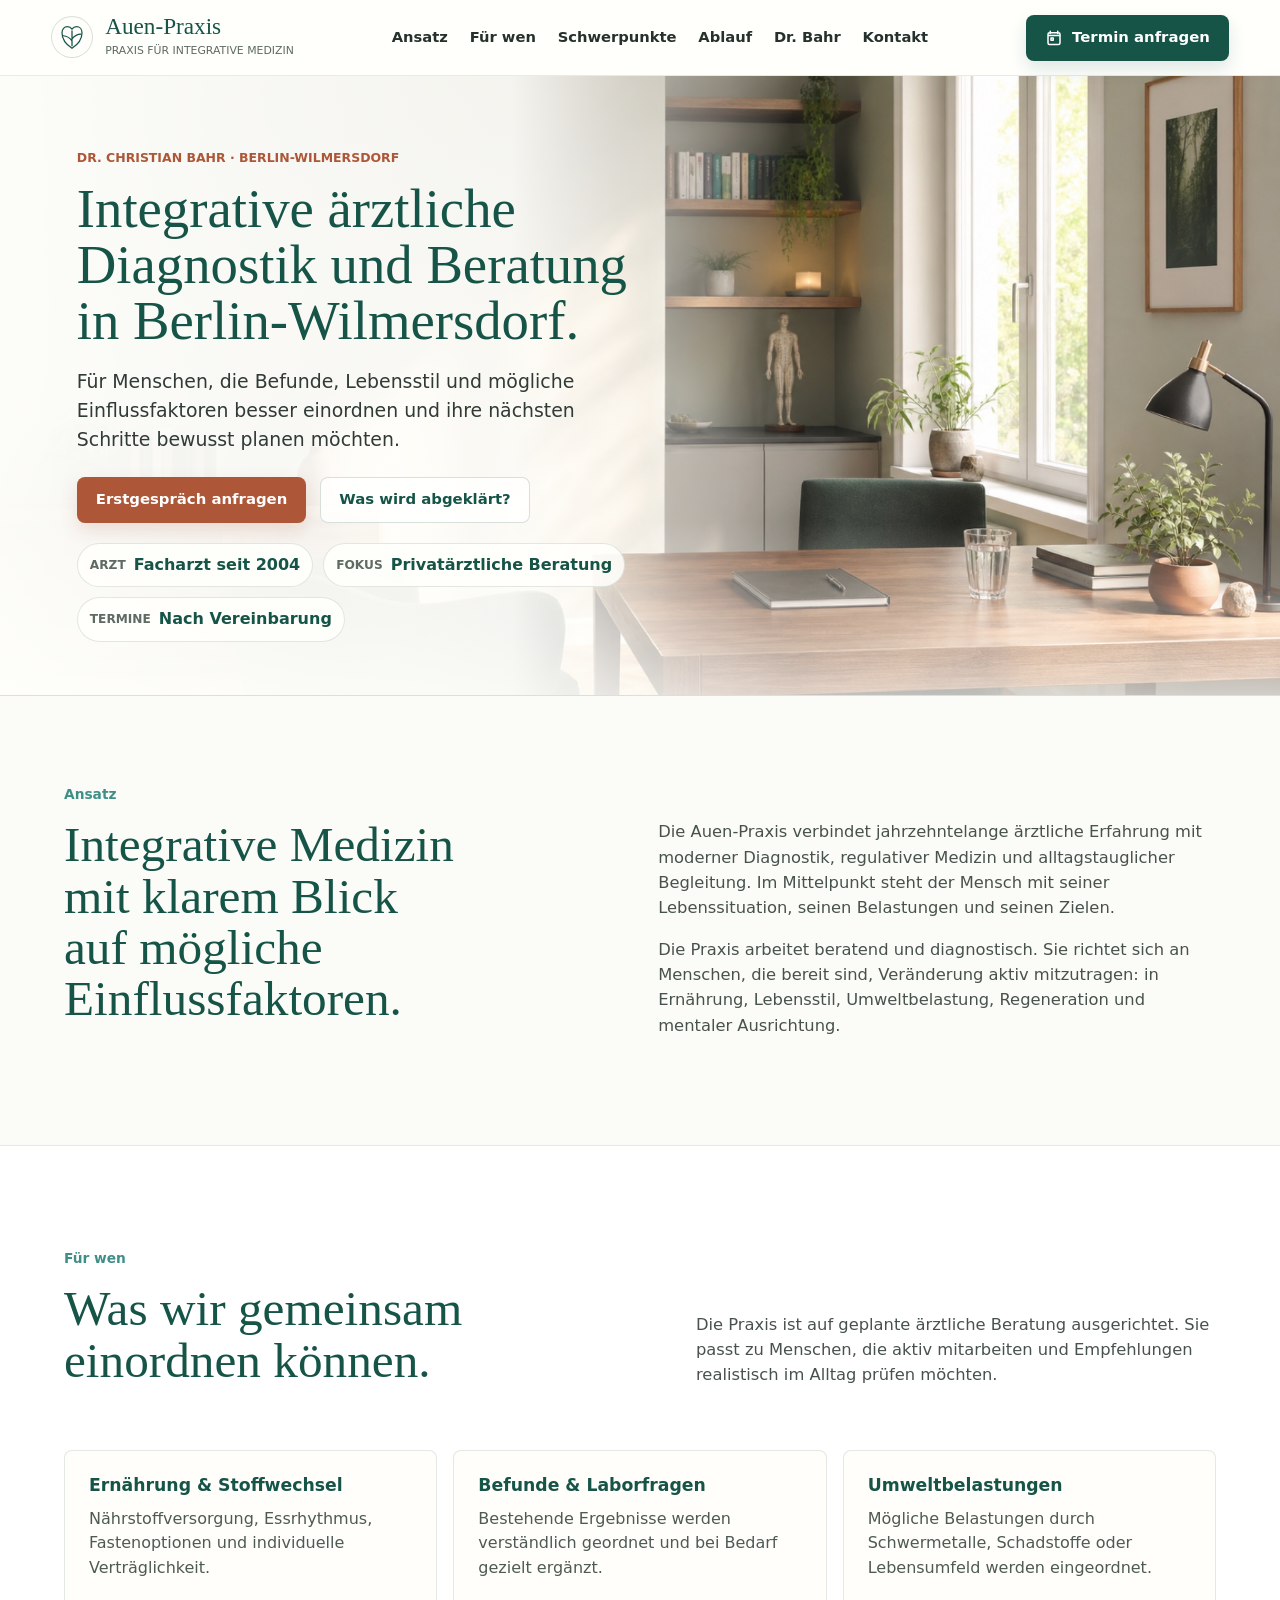
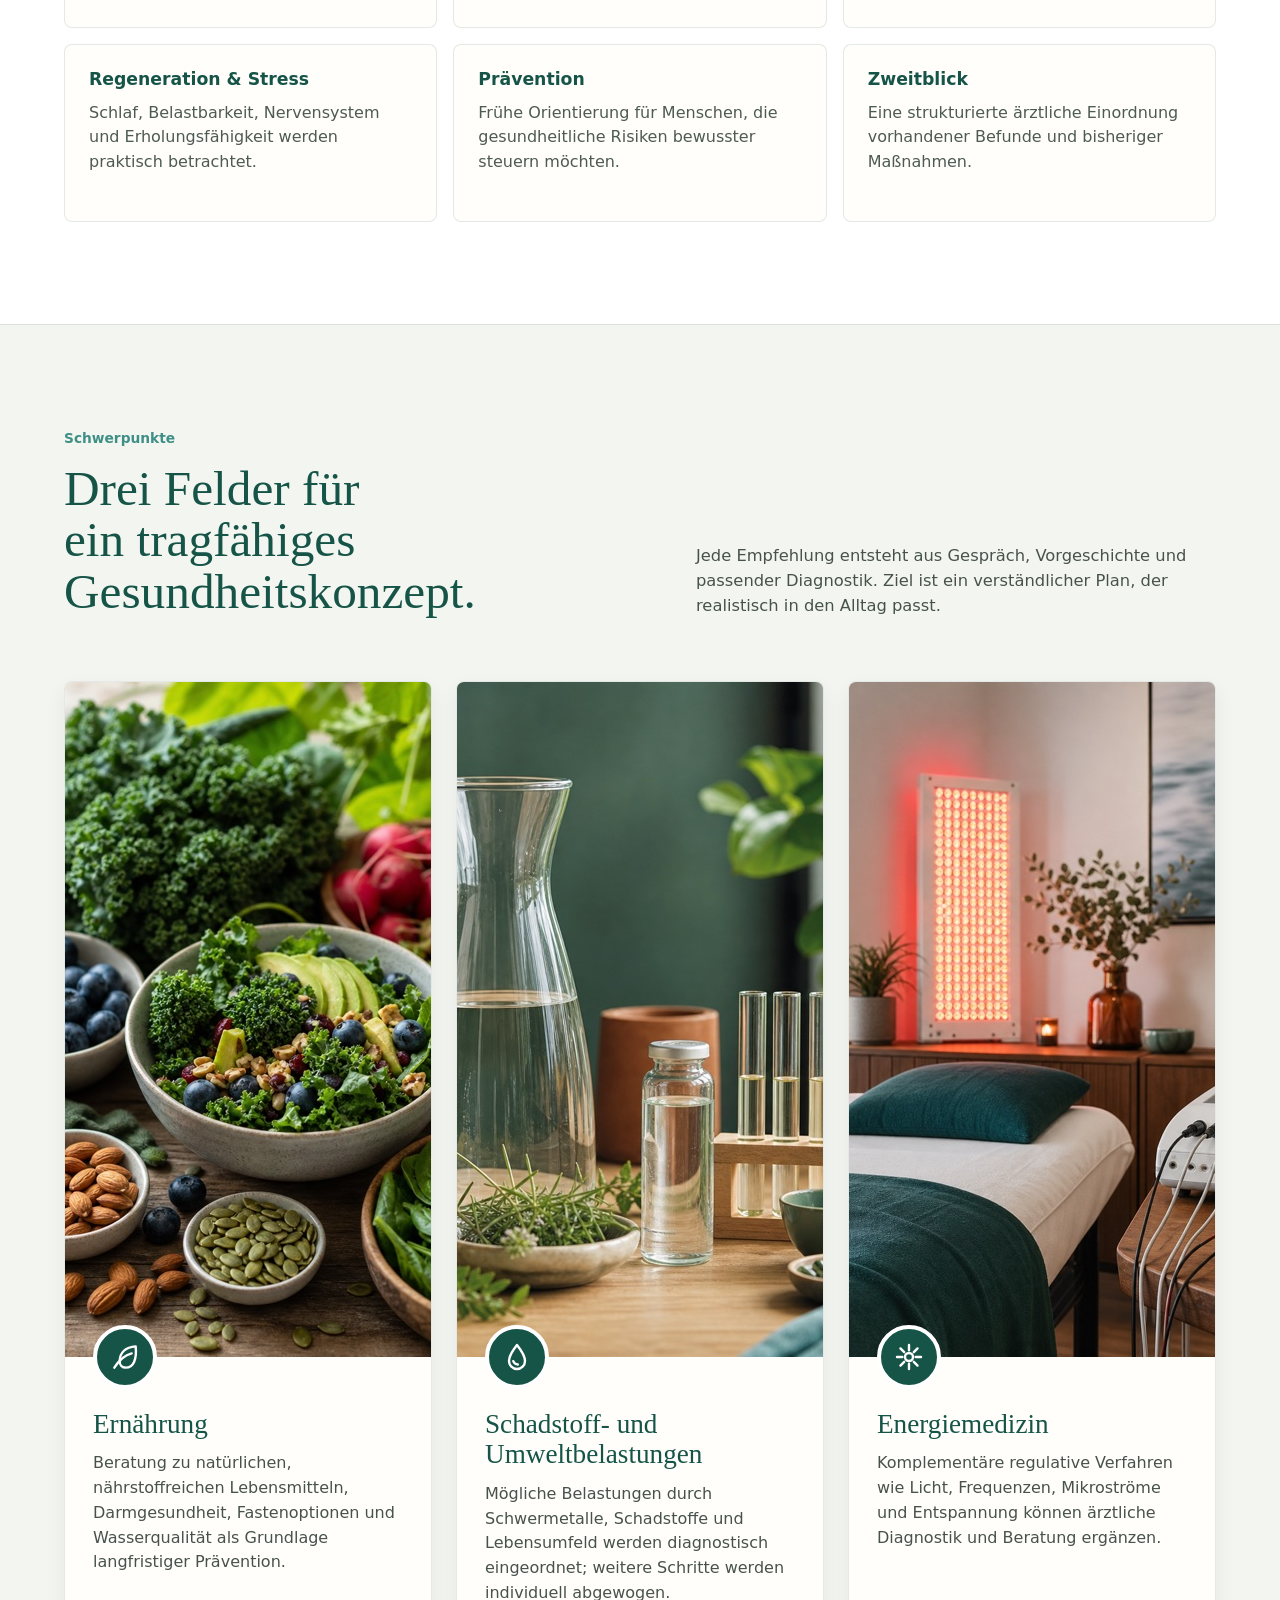
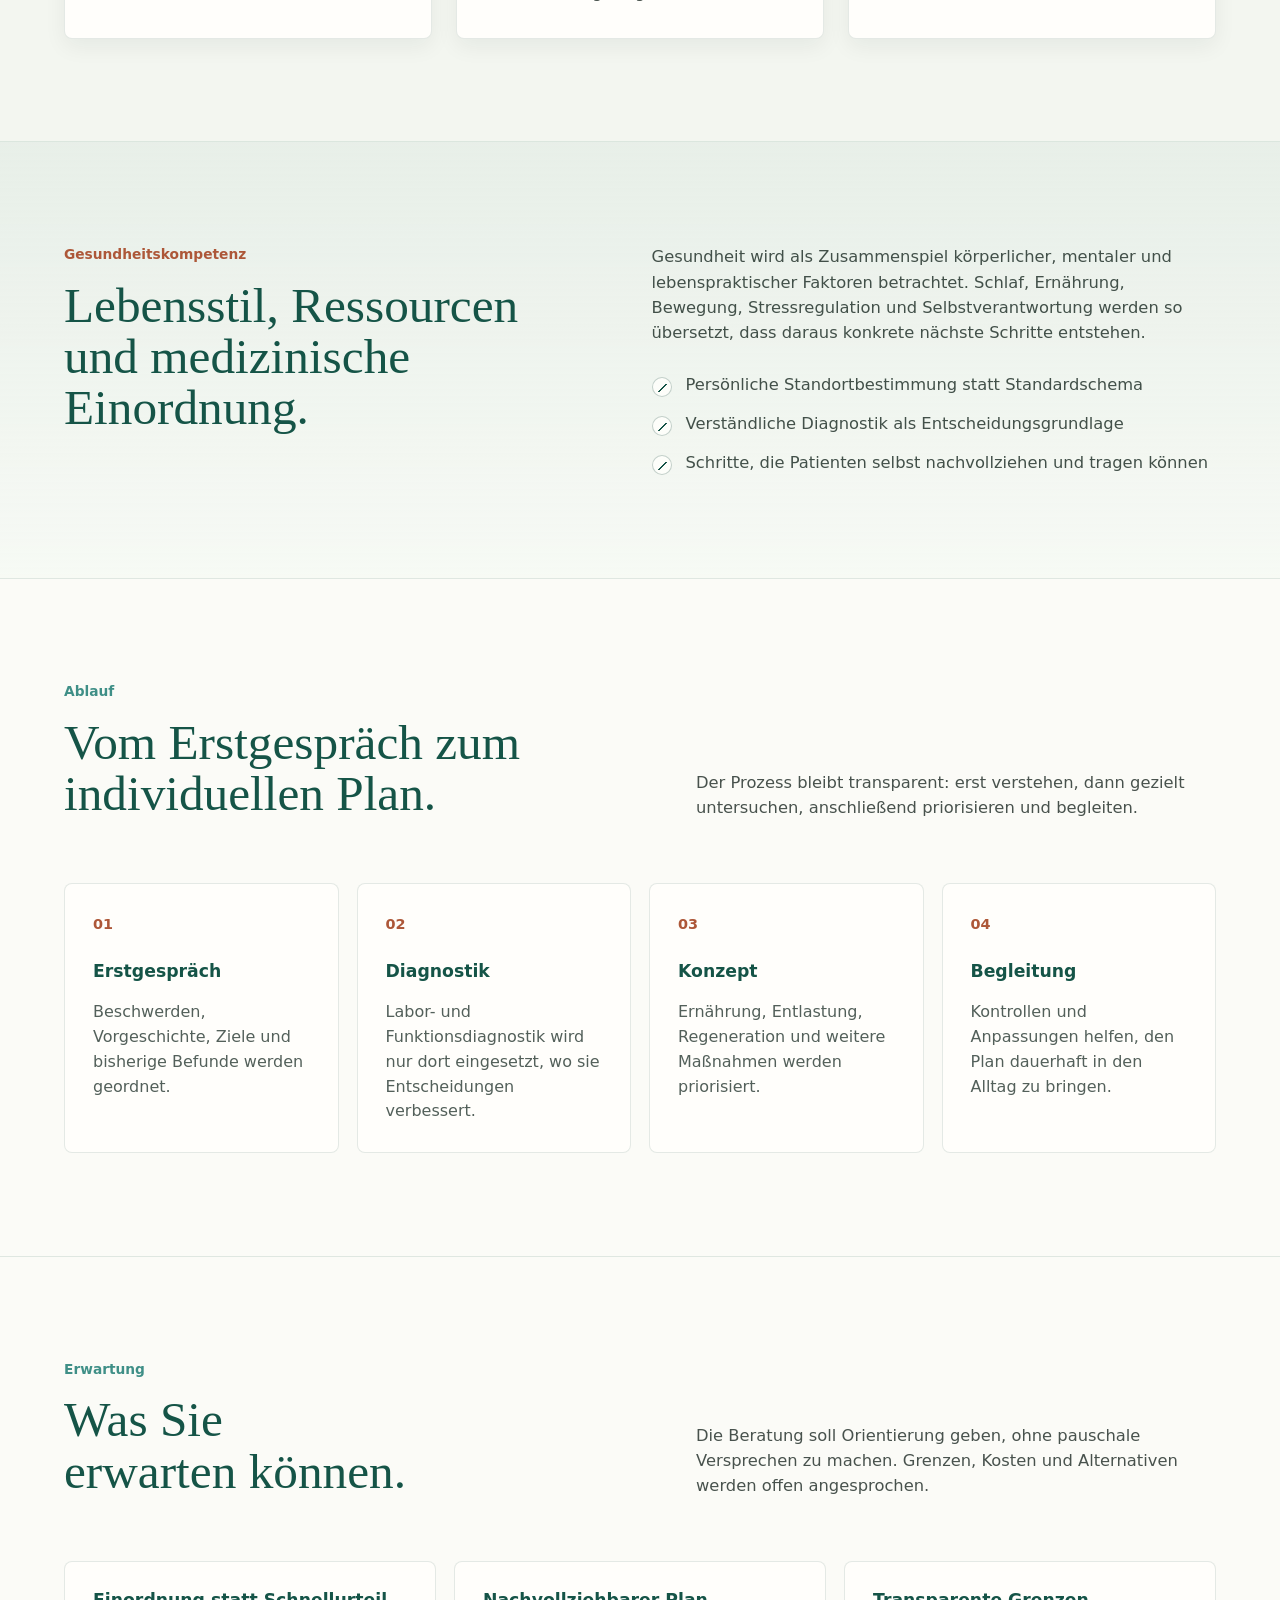
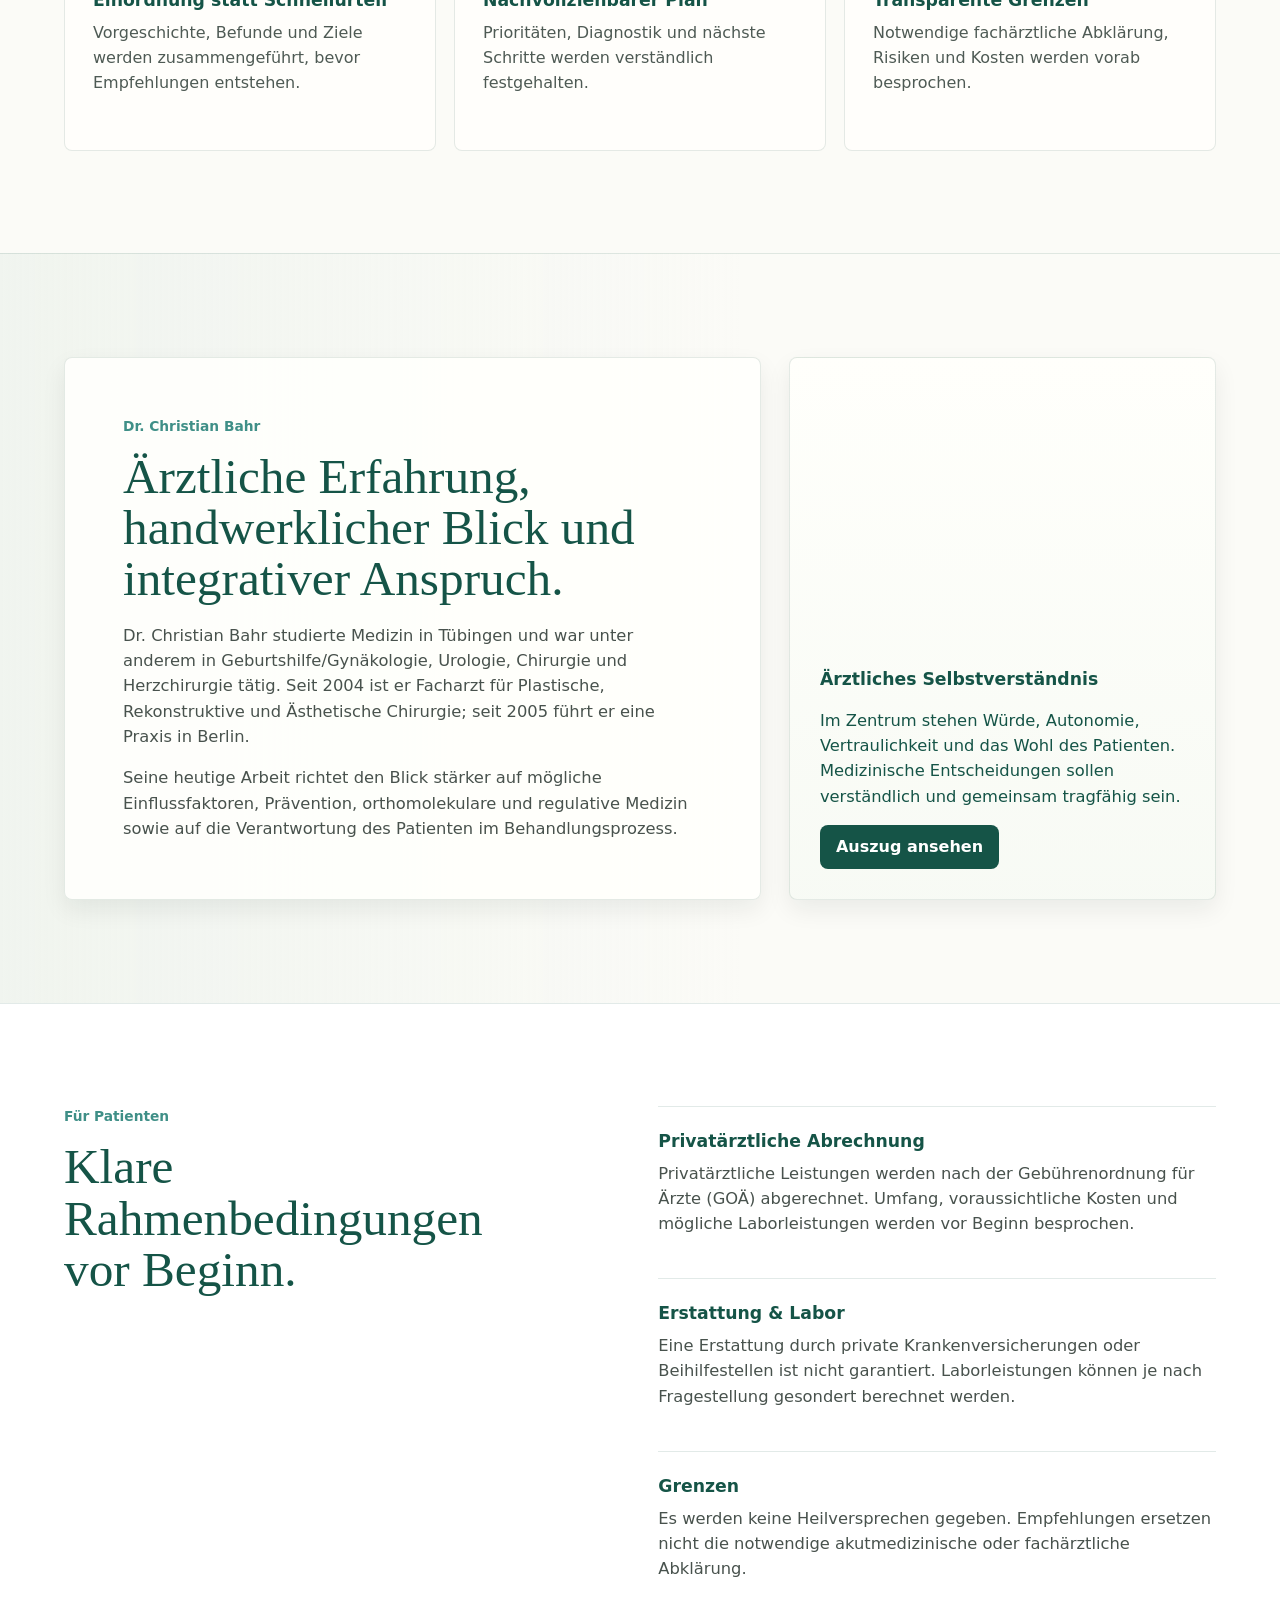
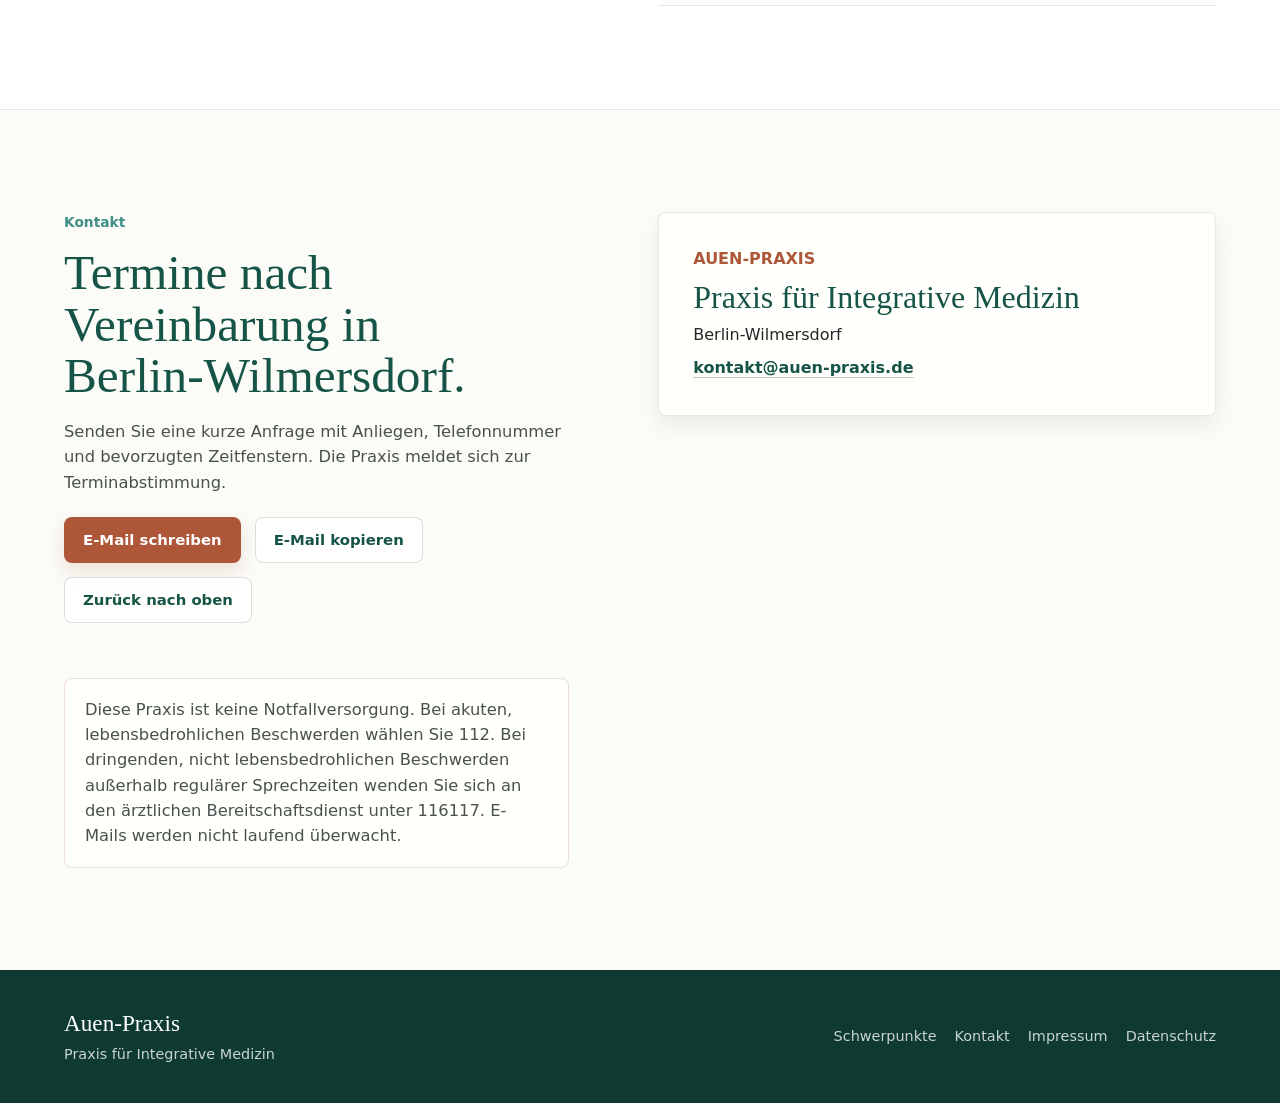
<file: index.html>
<!doctype html>
<html lang="de">
  <head>
    <meta charset="utf-8" />
    <meta name="viewport" content="width=device-width, initial-scale=1" />
    <title>Auen-Praxis | Integrative Medizin in Berlin-Wilmersdorf</title>
    <meta
      name="description"
      content="Auen-Praxis in Berlin-Wilmersdorf: privatärztliche integrative Diagnostik und Beratung zu Ernährung, Umweltbelastungen, Regeneration und Prävention."
    />
    <meta name="theme-color" content="#155447" />
    <link rel="canonical" href="https://auen-praxis.de/" />
    <meta property="og:title" content="Auen-Praxis | Integrative ärztliche Diagnostik" />
    <meta
      property="og:description"
      content="Privatärztliche Diagnostik und Beratung in Berlin-Wilmersdorf für Menschen, die Befunde, Lebensstil und mögliche Einflussfaktoren besser einordnen möchten."
    />
    <meta property="og:type" content="website" />
    <meta property="og:url" content="https://auen-praxis.de/" />
    <meta property="og:site_name" content="Auen-Praxis" />
    <meta property="og:locale" content="de_DE" />
    <meta property="og:image" content="https://auen-praxis.de/assets/hero-practice.jpg" />
    <meta name="twitter:card" content="summary_large_image" />
    <link rel="icon" href="favicon.svg" type="image/svg+xml" />
    <link rel="preload" as="image" href="assets/hero-practice.jpg" />
    <link rel="stylesheet" href="styles.css?v=20260630-3" />
    <script type="application/ld+json">
      {
        "@context": "https://schema.org",
        "@type": "MedicalClinic",
        "name": "Auen-Praxis",
        "url": "https://auen-praxis.de/",
        "image": "https://auen-praxis.de/assets/hero-practice.jpg",
        "email": "kontakt@auen-praxis.de",
        "description": "Privatärztliche integrative Diagnostik und Beratung in Berlin-Wilmersdorf.",
        "areaServed": [
          { "@type": "City", "name": "Berlin" },
          { "@type": "AdministrativeArea", "name": "Berlin-Wilmersdorf" }
        ],
        "medicalSpecialty": [
          "Integrative Medizin",
          "Prävention",
          "Ernährungsmedizin"
        ],
        "founder": {
          "@type": "Person",
          "name": "Dr. Christian Bahr",
          "jobTitle": "Facharzt für Plastische, Rekonstruktive und Ästhetische Chirurgie"
        },
        "hasOfferCatalog": {
          "@type": "OfferCatalog",
          "name": "Beratungs- und Diagnostikschwerpunkte",
          "itemListElement": [
            {
              "@type": "Offer",
              "itemOffered": {
                "@type": "Service",
                "name": "Ernährungsmedizinische Beratung"
              }
            },
            {
              "@type": "Offer",
              "itemOffered": {
                "@type": "Service",
                "name": "Einordnung von Schadstoff- und Umweltbelastungen"
              }
            },
            {
              "@type": "Offer",
              "itemOffered": {
                "@type": "Service",
                "name": "Komplementäre regulative Verfahren"
              }
            }
          ]
        }
      }
    </script>
  </head>
  <body>
    <a class="skip-link" href="#main">Zum Inhalt springen</a>

    <header class="site-header" data-header>
      <a class="brand" href="#top" aria-label="Auen-Praxis Startseite">
        <span class="brand-mark" aria-hidden="true">
          <svg viewBox="0 0 48 48" role="img">
            <path d="M24 42c9.6-6.1 16-14.7 16-24.8 0-5.7-3.6-9.7-8.7-9.7-3.2 0-5.6 1.5-7.3 3.9-1.7-2.4-4.1-3.9-7.3-3.9C11.6 7.5 8 11.5 8 17.2 8 27.3 14.4 35.9 24 42Z" />
            <path d="M24 38V14m0 16c-4.8-6-9.5-7.8-14-8m14 5c5-5.8 9.3-7.4 14-7.5" />
          </svg>
        </span>
        <span>
          <strong>Auen-Praxis</strong>
          <small>Praxis für Integrative Medizin</small>
        </span>
      </a>

      <button class="nav-toggle" type="button" aria-expanded="false" aria-controls="site-nav" data-nav-toggle>
        <span></span>
        <span></span>
        <span></span>
        <span class="visually-hidden">Menü öffnen</span>
      </button>

      <nav class="site-nav" id="site-nav" data-nav>
        <a href="#ansatz">Ansatz</a>
        <a href="#fuer-wen">Für wen</a>
        <a href="#schwerpunkte">Schwerpunkte</a>
        <a href="#ablauf">Ablauf</a>
        <a href="#biographie">Dr. Bahr</a>
        <a href="#kontakt">Kontakt</a>
      </nav>

      <a class="header-cta" href="mailto:kontakt@auen-praxis.de?subject=Terminanfrage%20Auen-Praxis">
        <svg viewBox="0 0 24 24" aria-hidden="true">
          <path d="M7 3v3m10-3v3M4.5 8.5h15M6 5h12a2 2 0 0 1 2 2v11.5a2 2 0 0 1-2 2H6a2 2 0 0 1-2-2V7a2 2 0 0 1 2-2Z" />
          <path d="M8 12h3v3H8z" />
        </svg>
        Termin anfragen
      </a>
    </header>

    <main id="main">
      <section class="hero" id="top" aria-labelledby="hero-title">
        <div class="hero-media" aria-hidden="true"></div>
        <div class="hero-shade" aria-hidden="true"></div>
        <div class="hero-content">
          <p class="eyebrow">Dr. Christian Bahr · Berlin-Wilmersdorf</p>
          <h1 id="hero-title">Integrative ärztliche Diagnostik und Beratung in Berlin-Wilmersdorf.</h1>
          <p class="hero-copy">
            Für Menschen, die Befunde, Lebensstil und mögliche Einflussfaktoren
            besser einordnen und ihre nächsten Schritte bewusst planen möchten.
          </p>
          <div class="hero-actions">
            <a class="button primary" href="mailto:kontakt@auen-praxis.de?subject=Terminanfrage%20Auen-Praxis">
              Erstgespräch anfragen
            </a>
            <a class="button secondary" href="#fuer-wen">Was wird abgeklärt?</a>
          </div>
          <dl class="hero-facts" aria-label="Praxis Eckdaten">
            <div>
              <dt>Arzt</dt>
              <dd>Facharzt seit 2004</dd>
            </div>
            <div>
              <dt>Fokus</dt>
              <dd>Privatärztliche Beratung</dd>
            </div>
            <div>
              <dt>Termine</dt>
              <dd>Nach Vereinbarung</dd>
            </div>
          </dl>
        </div>
      </section>

      <section class="intro section" id="ansatz" aria-labelledby="ansatz-title">
        <div class="section-kicker">Ansatz</div>
        <div class="intro-grid">
          <div>
            <h2 id="ansatz-title">Integrative Medizin mit klarem Blick auf mögliche Einflussfaktoren.</h2>
          </div>
          <div class="lead-stack">
            <p>
              Die Auen-Praxis verbindet jahrzehntelange ärztliche Erfahrung mit moderner
              Diagnostik, regulativer Medizin und alltagstauglicher Begleitung. Im Mittelpunkt
              steht der Mensch mit seiner Lebenssituation, seinen Belastungen und seinen Zielen.
            </p>
            <p>
              Die Praxis arbeitet beratend und diagnostisch. Sie richtet sich an Menschen,
              die bereit sind, Veränderung aktiv mitzutragen: in Ernährung, Lebensstil,
              Umweltbelastung, Regeneration und mentaler Ausrichtung.
            </p>
          </div>
        </div>
      </section>

      <section class="audience section" id="fuer-wen" aria-labelledby="fuer-wen-title">
        <div class="section-heading">
          <div>
            <div class="section-kicker">Für wen</div>
            <h2 id="fuer-wen-title">Was wir gemeinsam einordnen können.</h2>
          </div>
          <p>
            Die Praxis ist auf geplante ärztliche Beratung ausgerichtet. Sie passt zu
            Menschen, die aktiv mitarbeiten und Empfehlungen realistisch im Alltag prüfen möchten.
          </p>
        </div>
        <div class="compact-grid">
          <article class="compact-card">
            <h3>Ernährung & Stoffwechsel</h3>
            <p>Nährstoffversorgung, Essrhythmus, Fastenoptionen und individuelle Verträglichkeit.</p>
          </article>
          <article class="compact-card">
            <h3>Befunde & Laborfragen</h3>
            <p>Bestehende Ergebnisse werden verständlich geordnet und bei Bedarf gezielt ergänzt.</p>
          </article>
          <article class="compact-card">
            <h3>Umweltbelastungen</h3>
            <p>Mögliche Belastungen durch Schwermetalle, Schadstoffe oder Lebensumfeld werden eingeordnet.</p>
          </article>
          <article class="compact-card">
            <h3>Regeneration & Stress</h3>
            <p>Schlaf, Belastbarkeit, Nervensystem und Erholungsfähigkeit werden praktisch betrachtet.</p>
          </article>
          <article class="compact-card">
            <h3>Prävention</h3>
            <p>Frühe Orientierung für Menschen, die gesundheitliche Risiken bewusster steuern möchten.</p>
          </article>
          <article class="compact-card">
            <h3>Zweitblick</h3>
            <p>Eine strukturierte ärztliche Einordnung vorhandener Befunde und bisheriger Maßnahmen.</p>
          </article>
        </div>
      </section>

      <section class="pillars section" id="schwerpunkte" aria-labelledby="schwerpunkte-title">
        <div class="section-heading">
          <div>
            <div class="section-kicker">Schwerpunkte</div>
            <h2 id="schwerpunkte-title">Drei Felder für ein tragfähiges Gesundheitskonzept.</h2>
          </div>
          <p>
            Jede Empfehlung entsteht aus Gespräch, Vorgeschichte und passender Diagnostik.
            Ziel ist ein verständlicher Plan, der realistisch in den Alltag passt.
          </p>
        </div>

        <div class="card-grid">
          <article class="service-card">
            <img src="assets/service-ernaehrung.jpg" width="900" height="675" loading="lazy" decoding="async" alt="Frische Lebensmittel, Wasser und Nüsse auf einem Holztisch" />
            <div class="service-body">
              <span class="service-icon" aria-hidden="true">
                <svg viewBox="0 0 24 24"><path d="M20 4c-7.5.4-12 4.7-12 11.2 0 2.8 1.8 4.8 4.6 4.8C18.3 20 21 13.8 20 4Z" /><path d="M4 20c3.7-5.9 8-9.4 13-10.7" /></svg>
              </span>
              <h3>Ernährung</h3>
              <p>
                Beratung zu natürlichen, nährstoffreichen Lebensmitteln, Darmgesundheit,
                Fastenoptionen und Wasserqualität als Grundlage langfristiger Prävention.
              </p>
            </div>
          </article>

          <article class="service-card">
            <img src="assets/service-entgiftung.jpg" width="900" height="675" loading="lazy" decoding="async" alt="Wasser, Kräuter und neutrale Laborröhrchen in ruhiger Praxisatmosphäre" />
            <div class="service-body">
              <span class="service-icon" aria-hidden="true">
                <svg viewBox="0 0 24 24"><path d="M12 3C8 8 6 11.3 6 15a6 6 0 0 0 12 0c0-3.7-2-7-6-12Z" /><path d="M9.2 15.1c.7 1.7 1.8 2.5 3.4 2.5" /></svg>
              </span>
              <h3>Schadstoff- und Umweltbelastungen</h3>
              <p>
                Mögliche Belastungen durch Schwermetalle, Schadstoffe und Lebensumfeld
                werden diagnostisch eingeordnet; weitere Schritte werden individuell abgewogen.
              </p>
            </div>
          </article>

          <article class="service-card">
            <img src="assets/service-energiemedizin.jpg" width="900" height="675" loading="lazy" decoding="async" alt="Ruhiger Therapieraum mit Lichtpanel und medizinischem Gerät" />
            <div class="service-body">
              <span class="service-icon" aria-hidden="true">
                <svg viewBox="0 0 24 24"><path d="M12 3v4m0 10v4M3 12h4m10 0h4M5.6 5.6l2.8 2.8m7.2 7.2 2.8 2.8m0-12.8-2.8 2.8m-7.2 7.2-2.8 2.8" /><circle cx="12" cy="12" r="3" /></svg>
              </span>
              <h3>Energiemedizin</h3>
              <p>
                Komplementäre regulative Verfahren wie Licht, Frequenzen, Mikroströme
                und Entspannung können ärztliche Diagnostik und Beratung ergänzen.
              </p>
            </div>
          </article>
        </div>
      </section>

      <section class="method section" aria-labelledby="akademie-title">
        <div class="method-panel">
          <div>
            <div class="section-kicker">Gesundheitskompetenz</div>
            <h2 id="akademie-title">Lebensstil, Ressourcen und medizinische Einordnung.</h2>
          </div>
          <div class="method-copy">
            <p>
              Gesundheit wird als Zusammenspiel körperlicher, mentaler und lebenspraktischer
              Faktoren betrachtet. Schlaf, Ernährung, Bewegung, Stressregulation und
              Selbstverantwortung werden so übersetzt, dass daraus konkrete nächste Schritte entstehen.
            </p>
            <ul class="check-list">
              <li>Persönliche Standortbestimmung statt Standardschema</li>
              <li>Verständliche Diagnostik als Entscheidungsgrundlage</li>
              <li>Schritte, die Patienten selbst nachvollziehen und tragen können</li>
            </ul>
          </div>
        </div>
      </section>

      <section class="process section" id="ablauf" aria-labelledby="ablauf-title">
        <div class="section-heading">
          <div>
            <div class="section-kicker">Ablauf</div>
            <h2 id="ablauf-title">Vom Erstgespräch zum individuellen Plan.</h2>
          </div>
          <p>
            Der Prozess bleibt transparent: erst verstehen, dann gezielt untersuchen,
            anschließend priorisieren und begleiten.
          </p>
        </div>
        <ol class="steps">
          <li>
            <span>01</span>
            <h3>Erstgespräch</h3>
            <p>Beschwerden, Vorgeschichte, Ziele und bisherige Befunde werden geordnet.</p>
          </li>
          <li>
            <span>02</span>
            <h3>Diagnostik</h3>
            <p>Labor- und Funktionsdiagnostik wird nur dort eingesetzt, wo sie Entscheidungen verbessert.</p>
          </li>
          <li>
            <span>03</span>
            <h3>Konzept</h3>
            <p>Ernährung, Entlastung, Regeneration und weitere Maßnahmen werden priorisiert.</p>
          </li>
          <li>
            <span>04</span>
            <h3>Begleitung</h3>
            <p>Kontrollen und Anpassungen helfen, den Plan dauerhaft in den Alltag zu bringen.</p>
          </li>
        </ol>
      </section>

      <section class="expectations section" aria-labelledby="erwartung-title">
        <div class="section-heading">
          <div>
            <div class="section-kicker">Erwartung</div>
            <h2 id="erwartung-title">Was Sie erwarten können.</h2>
          </div>
          <p>
            Die Beratung soll Orientierung geben, ohne pauschale Versprechen zu machen.
            Grenzen, Kosten und Alternativen werden offen angesprochen.
          </p>
        </div>
        <div class="expectation-list">
          <article>
            <h3>Einordnung statt Schnellurteil</h3>
            <p>Vorgeschichte, Befunde und Ziele werden zusammengeführt, bevor Empfehlungen entstehen.</p>
          </article>
          <article>
            <h3>Nachvollziehbarer Plan</h3>
            <p>Prioritäten, Diagnostik und nächste Schritte werden verständlich festgehalten.</p>
          </article>
          <article>
            <h3>Transparente Grenzen</h3>
            <p>Notwendige fachärztliche Abklärung, Risiken und Kosten werden vorab besprochen.</p>
          </article>
        </div>
      </section>

      <section class="bio section" id="biographie" aria-labelledby="bio-title">
        <div class="bio-card">
          <div class="bio-main">
            <div class="section-kicker">Dr. Christian Bahr</div>
            <h2 id="bio-title">Ärztliche Erfahrung, handwerklicher Blick und integrativer Anspruch.</h2>
            <p>
              Dr. Christian Bahr studierte Medizin in Tübingen und war unter anderem in
              Geburtshilfe/Gynäkologie, Urologie, Chirurgie und Herzchirurgie tätig.
              Seit 2004 ist er Facharzt für Plastische, Rekonstruktive und Ästhetische
              Chirurgie; seit 2005 führt er eine Praxis in Berlin.
            </p>
            <p>
              Seine heutige Arbeit richtet den Blick stärker auf mögliche Einflussfaktoren, Prävention,
              orthomolekulare und regulative Medizin sowie auf die Verantwortung des
              Patienten im Behandlungsprozess.
            </p>
          </div>
          <aside class="bio-aside" aria-label="Selbstverständnis">
            <h3>Ärztliches Selbstverständnis</h3>
            <p>
              Im Zentrum stehen Würde, Autonomie, Vertraulichkeit und das Wohl des Patienten.
              Medizinische Entscheidungen sollen verständlich und gemeinsam tragfähig sein.
            </p>
            <button class="text-button" type="button" data-open-modal>Auszug ansehen</button>
          </aside>
        </div>
      </section>

      <section class="fees section" aria-labelledby="honorar-title">
        <div class="fees-grid">
          <div>
            <div class="section-kicker">Für Patienten</div>
            <h2 id="honorar-title">Klare Rahmenbedingungen vor Beginn.</h2>
          </div>
          <div class="info-list">
            <article>
              <h3>Privatärztliche Abrechnung</h3>
              <p>Privatärztliche Leistungen werden nach der Gebührenordnung für Ärzte (GOÄ) abgerechnet. Umfang, voraussichtliche Kosten und mögliche Laborleistungen werden vor Beginn besprochen.</p>
            </article>
            <article>
              <h3>Erstattung & Labor</h3>
              <p>Eine Erstattung durch private Krankenversicherungen oder Beihilfestellen ist nicht garantiert. Laborleistungen können je nach Fragestellung gesondert berechnet werden.</p>
            </article>
            <article>
              <h3>Grenzen</h3>
              <p>Es werden keine Heilversprechen gegeben. Empfehlungen ersetzen nicht die notwendige akutmedizinische oder fachärztliche Abklärung.</p>
            </article>
          </div>
        </div>
      </section>

      <section class="contact section" id="kontakt" aria-labelledby="kontakt-title">
        <div class="contact-layout">
          <div>
            <div class="section-kicker">Kontakt</div>
            <h2 id="kontakt-title">Termine nach Vereinbarung in Berlin-Wilmersdorf.</h2>
            <p>
              Senden Sie eine kurze Anfrage mit Anliegen, Telefonnummer und bevorzugten
              Zeitfenstern. Die Praxis meldet sich zur Terminabstimmung.
            </p>
            <div class="contact-actions">
              <a class="button primary" href="mailto:kontakt@auen-praxis.de?subject=Terminanfrage%20Auen-Praxis">E-Mail schreiben</a>
              <button class="button secondary copy-email" type="button" data-copy-email="kontakt@auen-praxis.de">E-Mail kopieren</button>
              <a class="button secondary" href="#top">Zurück nach oben</a>
            </div>
            <p class="copy-status" data-copy-status aria-live="polite"></p>
            <p class="emergency-note">
              Diese Praxis ist keine Notfallversorgung. Bei akuten, lebensbedrohlichen Beschwerden
              wählen Sie 112. Bei dringenden, nicht lebensbedrohlichen Beschwerden außerhalb regulärer
              Sprechzeiten wenden Sie sich an den ärztlichen Bereitschaftsdienst unter 116117.
              E-Mails werden nicht laufend überwacht.
            </p>
          </div>
          <address class="contact-card">
            <span>Auen-Praxis</span>
            <strong>Praxis für Integrative Medizin</strong>
            <span>Berlin-Wilmersdorf</span>
            <a href="mailto:kontakt@auen-praxis.de">kontakt@auen-praxis.de</a>
          </address>
        </div>
      </section>
    </main>

    <footer class="site-footer">
      <div>
        <strong>Auen-Praxis</strong>
        <span>Praxis für Integrative Medizin</span>
      </div>
      <nav aria-label="Footer">
        <a href="#schwerpunkte">Schwerpunkte</a>
        <a href="#kontakt">Kontakt</a>
        <a href="impressum.html">Impressum</a>
        <a href="datenschutz.html">Datenschutz</a>
      </nav>
    </footer>

    <div class="mobile-action-bar" aria-label="Schneller Kontakt">
      <a href="mailto:kontakt@auen-praxis.de?subject=Terminanfrage%20Auen-Praxis">Termin anfragen</a>
      <a href="#kontakt">Kontakt</a>
    </div>

    <dialog class="ethics-modal" data-modal aria-labelledby="ethics-title">
      <button class="modal-close" type="button" aria-label="Schließen" data-close-modal>&times;</button>
      <h2 id="ethics-title">Auszug aus dem ärztlichen Gelöbnis</h2>
      <p>
        Die Gesundheit und das Wohlergehen des Patienten stehen im Mittelpunkt. Autonomie,
        Würde und anvertraute Informationen werden respektiert und gewahrt.
      </p>
      <p>
        Dieser Auszug beschreibt das ärztliche Selbstverständnis der Praxis und ersetzt
        keine individuelle medizinische Beratung.
      </p>
    </dialog>

    <script src="script.js?v=20260606-3"></script>
  </body>
</html>
</file>
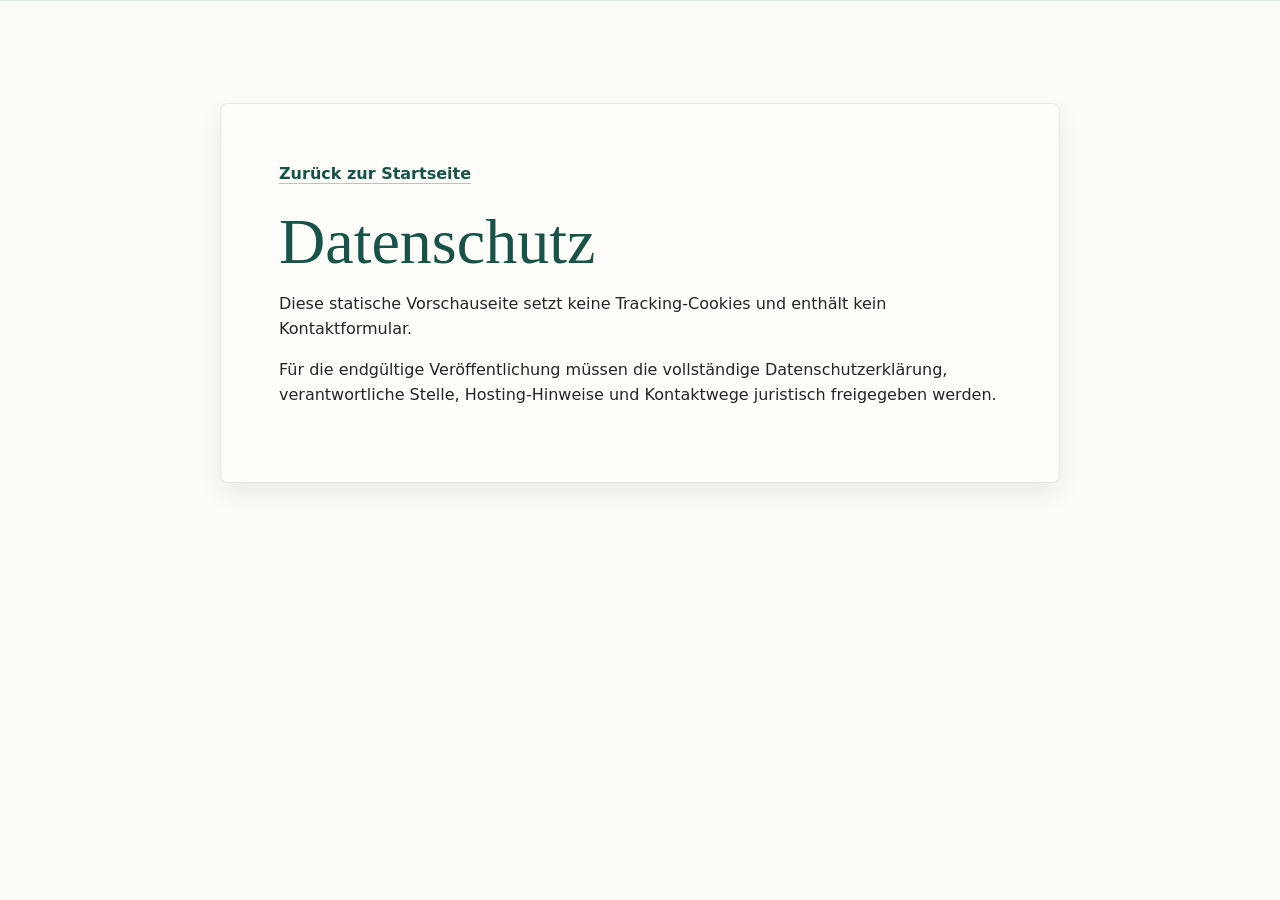
<file: datenschutz.html>
<!doctype html>
<html lang="de">
  <head>
    <meta charset="utf-8" />
    <meta name="viewport" content="width=device-width, initial-scale=1" />
    <meta name="robots" content="noindex" />
    <title>Datenschutz | Auen-Praxis</title>
    <link rel="stylesheet" href="styles.css?v=20260630-3" />
  </head>
  <body class="legal-page">
    <main class="section">
      <div class="legal-shell">
        <a class="text-link" href="/">Zurück zur Startseite</a>
        <h1>Datenschutz</h1>
        <p>Diese statische Vorschauseite setzt keine Tracking-Cookies und enthält kein Kontaktformular.</p>
        <p>Für die endgültige Veröffentlichung müssen die vollständige Datenschutzerklärung, verantwortliche Stelle, Hosting-Hinweise und Kontaktwege juristisch freigegeben werden.</p>
      </div>
    </main>
  </body>
</html>
</file>
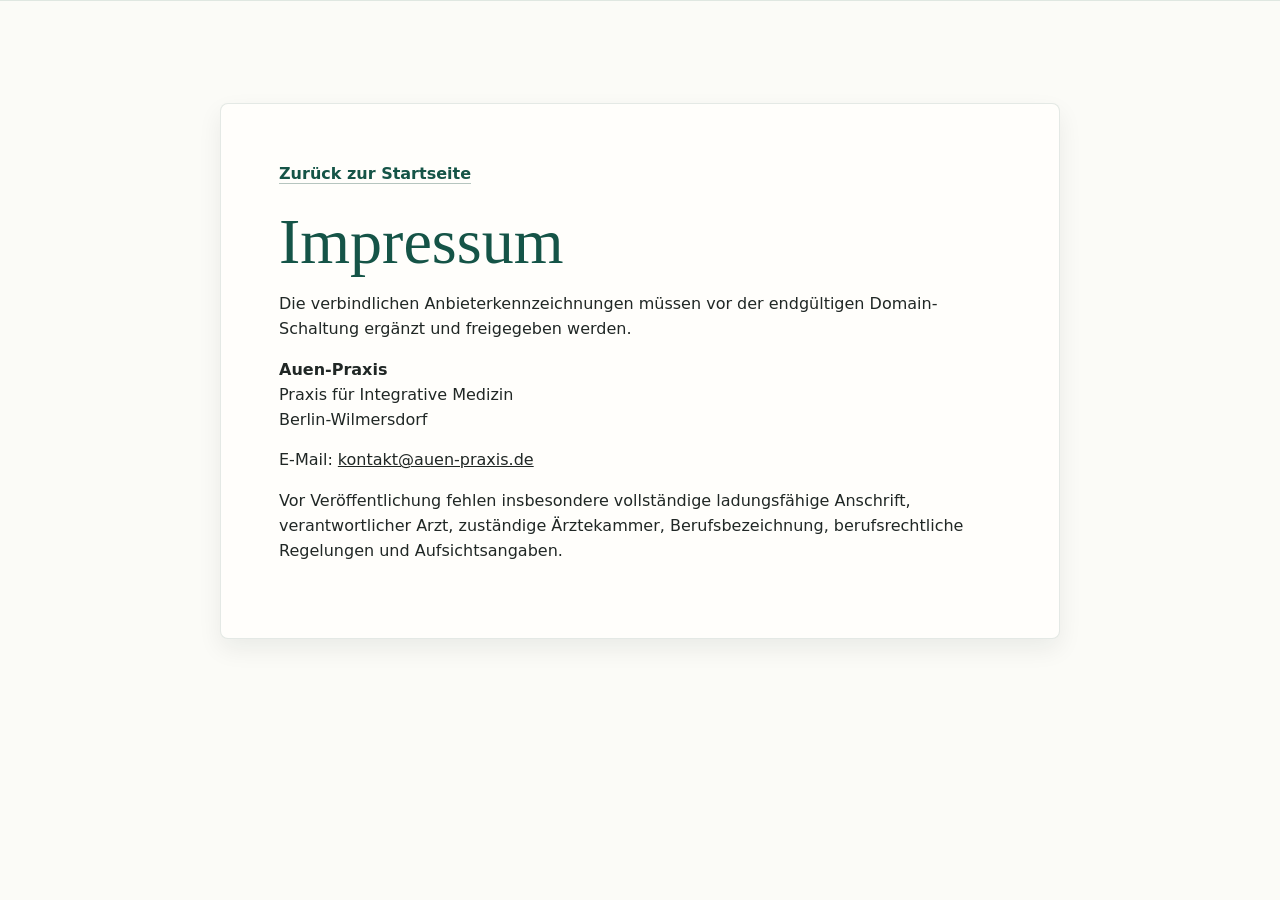
<file: impressum.html>
<!doctype html>
<html lang="de">
  <head>
    <meta charset="utf-8" />
    <meta name="viewport" content="width=device-width, initial-scale=1" />
    <meta name="robots" content="noindex" />
    <title>Impressum | Auen-Praxis</title>
    <link rel="stylesheet" href="styles.css?v=20260630-3" />
  </head>
  <body class="legal-page">
    <main class="section">
      <div class="legal-shell">
        <a class="text-link" href="/">Zurück zur Startseite</a>
        <h1>Impressum</h1>
        <p>Die verbindlichen Anbieterkennzeichnungen müssen vor der endgültigen Domain-Schaltung ergänzt und freigegeben werden.</p>
        <p><strong>Auen-Praxis</strong><br />Praxis für Integrative Medizin<br />Berlin-Wilmersdorf</p>
        <p>E-Mail: <a href="mailto:kontakt@auen-praxis.de">kontakt@auen-praxis.de</a></p>
        <p>Vor Veröffentlichung fehlen insbesondere vollständige ladungsfähige Anschrift, verantwortlicher Arzt, zuständige Ärztekammer, Berufsbezeichnung, berufsrechtliche Regelungen und Aufsichtsangaben.</p>
      </div>
    </main>
  </body>
</html>
</file>
<file: styles.css>
:root {
  --forest: #155447;
  --forest-2: #0e3a32;
  --teal: #3f8f87;
  --sage: #e3ece5;
  --paper: #fbfbf7;
  --paper-2: #f3f6f0;
  --surface: #fffefb;
  --surface-2: #f7faf5;
  --terracotta: #ad5738;
  --clay: #f0d3be;
  --graphite: #202725;
  --muted: #5f6a64;
  --line: rgba(21, 84, 71, 0.12);
  --shadow: 0 10px 24px rgba(13, 35, 30, 0.07);
  --serif: Georgia, "Times New Roman", serif;
  --sans: Inter, ui-sans-serif, system-ui, -apple-system, BlinkMacSystemFont, "Segoe UI", sans-serif;
}

* {
  box-sizing: border-box;
}

html {
  scroll-behavior: smooth;
}

[id] {
  scroll-margin-top: 96px;
}

body {
  margin: 0;
  background: var(--paper);
  color: var(--graphite);
  font-family: var(--sans);
  line-height: 1.55;
  text-rendering: optimizeLegibility;
}

img {
  display: block;
  max-width: 100%;
}

a {
  color: inherit;
}

button,
input,
textarea {
  font: inherit;
}

.visually-hidden,
.skip-link:not(:focus) {
  position: absolute;
  width: 1px;
  height: 1px;
  padding: 0;
  overflow: hidden;
  clip: rect(0, 0, 0, 0);
  white-space: nowrap;
  border: 0;
}

.skip-link:focus {
  position: fixed;
  z-index: 1000;
  top: 12px;
  left: 12px;
  padding: 10px 14px;
  background: var(--forest);
  color: white;
  border-radius: 6px;
}

.site-header {
  position: sticky;
  z-index: 50;
  top: 0;
  display: grid;
  grid-template-columns: auto 1fr auto;
  align-items: center;
  gap: 28px;
  min-height: 76px;
  padding: 12px clamp(18px, 4vw, 64px);
  border-bottom: 1px solid rgba(16, 63, 52, 0.1);
  background: rgba(255, 255, 252, 0.92);
  backdrop-filter: blur(18px);
}

.site-header.is-scrolled {
  box-shadow: 0 6px 18px rgba(13, 35, 30, 0.06);
}

.brand {
  display: inline-flex;
  align-items: center;
  gap: 12px;
  min-width: 220px;
  text-decoration: none;
}

.brand-mark {
  display: grid;
  width: 42px;
  height: 42px;
  place-items: center;
  color: var(--forest);
  border: 1px solid rgba(16, 63, 52, 0.16);
  border-radius: 50%;
  background: var(--surface);
}

.brand-mark svg {
  width: 30px;
  height: 30px;
}

.brand-mark path {
  fill: none;
  stroke: currentColor;
  stroke-width: 2;
  stroke-linecap: round;
  stroke-linejoin: round;
}

.brand strong {
  display: block;
  color: var(--forest);
  font-family: var(--serif);
  font-size: 1.45rem;
  line-height: 1;
  font-weight: 500;
}

.brand small {
  display: block;
  margin-top: 4px;
  color: var(--muted);
  font-size: 0.68rem;
  letter-spacing: 0;
  text-transform: uppercase;
}

.site-nav {
  display: flex;
  justify-content: center;
  gap: clamp(12px, 1.7vw, 28px);
}

.site-nav a {
  color: #26312d;
  font-size: 0.92rem;
  font-weight: 650;
  text-decoration: none;
}

.site-nav a:hover,
.site-nav a:focus-visible {
  color: var(--terracotta);
}

.header-cta,
.button {
  display: inline-flex;
  align-items: center;
  justify-content: center;
  min-height: 46px;
  padding: 0 18px;
  border: 1px solid transparent;
  border-radius: 8px;
  font-size: 0.93rem;
  font-weight: 750;
  text-decoration: none;
  transition: transform 180ms ease, box-shadow 180ms ease, background 180ms ease, border-color 180ms ease;
}

button.button {
  cursor: pointer;
}

.header-cta {
  gap: 9px;
  color: white;
  background: var(--forest);
  box-shadow: 0 8px 18px rgba(21, 84, 71, 0.14);
}

.header-cta svg {
  width: 18px;
  height: 18px;
}

.header-cta path,
.header-cta rect,
.header-cta svg path {
  fill: none;
  stroke: currentColor;
  stroke-width: 2;
  stroke-linecap: round;
  stroke-linejoin: round;
}

.header-cta:hover,
.button:hover {
  transform: translateY(-1px);
}

.nav-toggle {
  display: none;
  width: 44px;
  height: 44px;
  padding: 0;
  border: 1px solid var(--line);
  border-radius: 8px;
  background: var(--surface);
}

.nav-toggle span:not(.visually-hidden) {
  display: block;
  width: 18px;
  height: 2px;
  margin: 4px auto;
  background: var(--forest);
}

.hero {
  position: relative;
  min-height: min(620px, calc(100svh - 112px));
  isolation: isolate;
  overflow: hidden;
  border-bottom: 1px solid var(--line);
  background: var(--paper-2);
}

.hero-media,
.hero-shade {
  position: absolute;
  inset: 0;
  z-index: -2;
}

.hero-media {
  background-image: url("assets/hero-practice.jpg");
  background-position: center;
  background-size: cover;
}

.hero-shade {
  z-index: -1;
  background:
    linear-gradient(90deg, rgba(255, 255, 252, 0.98) 0%, rgba(255, 255, 252, 0.9) 40%, rgba(255, 255, 252, 0.08) 62%, rgba(255, 255, 252, 0) 100%),
    linear-gradient(0deg, rgba(255, 255, 252, 0.72), rgba(255, 255, 252, 0) 28%);
}

.hero-content {
  width: min(720px, 100%);
  padding: clamp(62px, 8vh, 86px) clamp(22px, 6vw, 92px) 38px;
}

.eyebrow,
.section-kicker {
  margin: 0 0 14px;
  color: var(--terracotta);
  font-size: 0.78rem;
  font-weight: 850;
  letter-spacing: 0;
  text-transform: uppercase;
}

.section-kicker {
  color: var(--teal);
  font-size: 0.86rem;
  font-weight: 800;
  text-transform: none;
}

h1,
h2,
h3,
p {
  margin-top: 0;
}

h1,
h2 {
  color: var(--forest);
  font-family: var(--serif);
  font-weight: 500;
  letter-spacing: 0;
  text-wrap: balance;
}

h1 {
  max-width: 720px;
  margin-bottom: 18px;
  font-size: 3.42rem;
  line-height: 1.02;
  overflow-wrap: anywhere;
  hyphens: auto;
}

h2 {
  margin-bottom: 18px;
  font-size: 3.08rem;
  line-height: 1.04;
}

h3 {
  color: var(--forest);
  font-size: 1.08rem;
  line-height: 1.25;
}

.hero-copy {
  max-width: 640px;
  color: #303a36;
  font-size: 1.18rem;
}

.hero-actions,
.contact-actions {
  display: flex;
  flex-wrap: wrap;
  gap: 14px;
  margin-top: 22px;
}

.button.primary {
  color: white;
  background: var(--terracotta);
  box-shadow: 0 8px 18px rgba(173, 87, 56, 0.16);
}

.button.secondary {
  color: var(--forest);
  border-color: rgba(16, 63, 52, 0.16);
  background: rgba(255, 255, 255, 0.82);
}

.hero-facts {
  display: flex;
  flex-wrap: wrap;
  gap: 10px;
  width: min(670px, 100%);
  margin: 20px 0 0;
  overflow: visible;
  border: 0;
  border-radius: 0;
  background: transparent;
}

.hero-facts div {
  display: flex;
  align-items: center;
  gap: 8px;
  padding: 9px 12px;
  border: 1px solid rgba(16, 63, 52, 0.12);
  border-radius: 999px;
  background: rgba(255, 255, 252, 0.86);
}

.hero-facts dt {
  color: var(--muted);
  font-size: 0.76rem;
  font-weight: 800;
  letter-spacing: 0;
  text-transform: uppercase;
}

.hero-facts dd {
  margin: 0;
  color: var(--forest);
  font-weight: 750;
}

.section {
  padding: clamp(72px, 8vw, 112px) clamp(22px, 5vw, 72px);
  border-top: 1px solid var(--line);
}

.intro,
.process,
.expectations {
  background: var(--paper);
}

.intro.section {
  padding-top: clamp(54px, 7vw, 88px);
  border-top: 0;
}

.audience,
.fees {
  background: #ffffff;
}

.pillars,
.contact {
  background: var(--paper-2);
}

.intro-grid,
.section-heading,
.fees-grid,
.contact-layout {
  display: grid;
  grid-template-columns: minmax(0, 0.95fr) minmax(0, 1.05fr);
  gap: clamp(34px, 7vw, 110px);
  width: min(1180px, 100%);
  margin: 0 auto;
  align-items: start;
}

.lead-stack,
.section-heading > p,
.method-copy,
.fees-grid p,
.contact p,
.bio-main p,
.bio-aside p {
  color: #48524d;
  font-size: 1.02rem;
}

.lead-stack p:last-child,
.contact p:last-child,
.bio-main p:last-child {
  margin-bottom: 0;
}

.section-heading {
  align-items: end;
  margin-bottom: 46px;
}

.section-heading p {
  max-width: 520px;
  justify-self: end;
}

.compact-grid,
.expectation-list {
  display: grid;
  width: min(1180px, 100%);
  margin: 0 auto;
}

.compact-grid {
  grid-template-columns: repeat(3, minmax(0, 1fr));
  gap: 16px;
}

.compact-card,
.expectation-list article {
  border: 1px solid rgba(16, 63, 52, 0.11);
  border-radius: 8px;
  background: var(--surface);
}

.compact-card {
  min-height: 178px;
  padding: 24px;
}

.compact-card h3,
.expectation-list h3 {
  margin-bottom: 10px;
}

.compact-card p,
.expectation-list p {
  margin-bottom: 0;
  color: #4e5a54;
}

.card-grid {
  display: grid;
  grid-template-columns: repeat(3, minmax(0, 1fr));
  gap: 24px;
  width: min(1180px, 100%);
  margin: 0 auto;
}

.service-card {
  overflow: hidden;
  border: 1px solid rgba(16, 63, 52, 0.11);
  border-radius: 8px;
  background: var(--surface);
  box-shadow: 0 8px 22px rgba(13, 35, 30, 0.06);
}

.service-card img {
  width: 100%;
  aspect-ratio: 4 / 3;
  object-fit: cover;
}

.service-body {
  position: relative;
  padding: 52px 28px 32px;
}

.service-icon {
  position: absolute;
  top: -32px;
  left: 28px;
  display: grid;
  width: 64px;
  height: 64px;
  place-items: center;
  color: white;
  border: 4px solid white;
  border-radius: 50%;
  background: var(--forest);
}

.service-icon svg {
  width: 32px;
  height: 32px;
}

.service-icon path,
.service-icon circle {
  fill: none;
  stroke: currentColor;
  stroke-width: 1.8;
  stroke-linecap: round;
  stroke-linejoin: round;
}

.service-body h3 {
  margin-bottom: 12px;
  font-family: var(--serif);
  font-size: 1.7rem;
  font-weight: 500;
  line-height: 1.12;
}

.service-body p {
  margin-bottom: 0;
  color: #48524d;
}

.method {
  color: var(--graphite);
  background:
    linear-gradient(180deg, rgba(227, 236, 229, 0.72), rgba(247, 250, 245, 0.96)),
    var(--paper-2);
}

.method-panel {
  display: grid;
  grid-template-columns: minmax(0, 0.95fr) minmax(0, 1.05fr);
  gap: clamp(34px, 6vw, 90px);
  width: min(1180px, 100%);
  margin: 0 auto;
  align-items: start;
}

.method h2,
.method .section-kicker {
  color: var(--forest);
}

.method .section-kicker {
  color: var(--terracotta);
  opacity: 1;
}

.method-copy,
.method-copy p {
  color: #425049;
}

.check-list {
  display: grid;
  gap: 14px;
  margin: 26px 0 0;
  padding: 0;
  list-style: none;
}

.check-list li {
  position: relative;
  padding-left: 34px;
}

.check-list li::before {
  content: "";
  position: absolute;
  top: 5px;
  left: 0;
  width: 18px;
  height: 18px;
  border: 1px solid rgba(16, 63, 52, 0.24);
  border-radius: 50%;
  background:
    linear-gradient(135deg, transparent 48%, var(--forest) 50%, var(--forest) 58%, transparent 60%) 3px 6px / 11px 8px no-repeat,
    rgba(255, 255, 252, 0.82);
}

.steps {
  display: grid;
  grid-template-columns: repeat(4, minmax(0, 1fr));
  gap: 18px;
  width: min(1180px, 100%);
  margin: 0 auto;
  padding: 0;
  list-style: none;
}

.steps li {
  min-height: 246px;
  padding: 28px;
  border: 1px solid rgba(16, 63, 52, 0.11);
  border-radius: 8px;
  background: var(--surface);
}

.steps span {
  display: inline-flex;
  margin-bottom: 26px;
  color: var(--terracotta);
  font-size: 0.9rem;
  font-weight: 850;
}

.steps p {
  margin-bottom: 0;
  color: #53605a;
}

.expectation-list {
  grid-template-columns: repeat(3, minmax(0, 1fr));
  gap: 18px;
}

.expectation-list article {
  min-height: 190px;
  padding: 28px;
}

.bio {
  background:
    linear-gradient(90deg, rgba(227, 236, 229, 0.46), transparent 58%),
    var(--paper);
}

.bio-card {
  display: grid;
  grid-template-columns: minmax(0, 1.24fr) minmax(280px, 0.76fr);
  gap: 28px;
  width: min(1180px, 100%);
  margin: 0 auto;
  align-items: stretch;
}

.bio-main,
.bio-aside,
.contact-card {
  border: 1px solid rgba(16, 63, 52, 0.11);
  border-radius: 8px;
  background: rgba(255, 255, 252, 0.9);
  box-shadow: var(--shadow);
}

.bio-main {
  padding: clamp(30px, 5vw, 58px);
}

.bio-aside {
  display: flex;
  flex-direction: column;
  justify-content: end;
  padding: 30px;
  background:
    linear-gradient(180deg, rgba(255, 255, 252, 0.94), rgba(247, 250, 245, 0.94)),
    var(--surface-2);
}

.bio-aside h3,
.bio-aside p {
  color: var(--forest);
}

.text-button {
  align-self: start;
  min-height: 44px;
  padding: 0 16px;
  color: white;
  border: 0;
  border-radius: 8px;
  background: var(--forest);
  font-weight: 800;
  cursor: pointer;
}

.info-list {
  display: grid;
  gap: 18px;
}

.info-list article {
  padding: 24px 0;
  border-top: 1px solid var(--line);
}

.info-list article:last-child {
  border-bottom: 1px solid var(--line);
}

.info-list h3 {
  margin-bottom: 8px;
}

.info-list p {
  margin-bottom: 0;
}

.contact {
  background: var(--paper);
}

.contact-card {
  display: grid;
  gap: 8px;
  padding: 34px;
  font-style: normal;
}

.contact-card span:first-child {
  color: var(--terracotta);
  font-weight: 850;
  letter-spacing: 0;
  text-transform: uppercase;
}

.contact-card strong {
  color: var(--forest);
  font-family: var(--serif);
  font-size: 2rem;
  font-weight: 500;
  line-height: 1.1;
}

.contact-card a {
  width: fit-content;
  color: var(--forest);
  font-weight: 750;
  text-decoration-color: rgba(16, 63, 52, 0.3);
  text-underline-offset: 4px;
}

.copy-status {
  min-height: 1.4em;
  margin: 10px 0 0;
  color: var(--forest);
  font-size: 0.93rem;
  font-weight: 750;
}

.emergency-note {
  max-width: 720px;
  margin: 22px 0 0;
  padding: 18px 20px;
  color: #26312d;
  border: 1px solid rgba(159, 79, 50, 0.18);
  border-radius: 8px;
  background: rgba(255, 255, 252, 0.86);
}

.site-footer {
  display: flex;
  align-items: center;
  justify-content: space-between;
  gap: 24px;
  padding: 36px clamp(22px, 5vw, 72px);
  color: rgba(255, 255, 255, 0.78);
  background: var(--forest-2);
}

.site-footer strong {
  display: block;
  color: white;
  font-family: var(--serif);
  font-size: 1.45rem;
  font-weight: 500;
}

.site-footer span {
  font-size: 0.9rem;
}

.site-footer nav {
  display: flex;
  flex-wrap: wrap;
  justify-content: flex-end;
  gap: 18px;
}

.site-footer a {
  color: inherit;
  font-size: 0.9rem;
  text-decoration: none;
}

.site-footer a:hover,
.site-footer a:focus-visible {
  color: white;
}

.mobile-action-bar {
  display: none;
}

.ethics-modal {
  width: min(620px, calc(100vw - 36px));
  padding: 34px;
  border: 0;
  border-radius: 8px;
  color: var(--graphite);
  background: var(--surface);
  box-shadow: 0 30px 90px rgba(0, 0, 0, 0.26);
}

.ethics-modal::backdrop {
  background: rgba(8, 26, 22, 0.58);
}

.ethics-modal h2 {
  font-size: 2.4rem;
}

.modal-close {
  position: absolute;
  top: 12px;
  right: 12px;
  width: 42px;
  height: 42px;
  color: var(--forest);
  border: 1px solid var(--line);
  border-radius: 50%;
  background: white;
  font-size: 1.7rem;
  line-height: 1;
  cursor: pointer;
}

@media (max-width: 980px) {
  .site-header {
    grid-template-columns: auto auto;
    justify-content: space-between;
  }

  .nav-toggle {
    display: block;
  }

  .site-nav {
    position: fixed;
    inset: 76px 12px auto;
    display: none;
    flex-direction: column;
    gap: 0;
    padding: 10px;
    border: 1px solid var(--line);
    border-radius: 8px;
    background: var(--surface);
    box-shadow: var(--shadow);
  }

  .site-nav.is-open {
    display: flex;
  }

  .site-nav a {
    padding: 14px;
  }

  .header-cta {
    display: none;
  }

  .hero {
    min-height: min(640px, calc(100svh - 104px));
  }

  .hero-shade {
    background:
      linear-gradient(90deg, rgba(255, 255, 252, 0.98) 0%, rgba(255, 255, 252, 0.86) 68%, rgba(255, 255, 252, 0.34)),
      linear-gradient(0deg, rgba(255, 255, 252, 0.56), transparent 50%);
  }

  h1 {
    font-size: 3rem;
  }

  h2 {
    font-size: 2.65rem;
  }

  .intro-grid,
  .section-heading,
  .method-panel,
  .fees-grid,
  .contact-layout,
  .bio-card {
    grid-template-columns: 1fr;
  }

  .section-heading p {
    justify-self: start;
  }

  .card-grid,
  .compact-grid,
  .steps,
  .expectation-list {
    grid-template-columns: 1fr 1fr;
  }
}

@media (max-width: 640px) {
  .site-header {
    z-index: 70;
    grid-template-columns: minmax(0, 1fr) 44px;
    min-height: 64px;
    padding: 8px 14px;
  }

  .brand {
    gap: 9px;
    min-width: 0;
  }

  .brand > span:last-child {
    min-width: 0;
  }

  .brand-mark {
    width: 38px;
    height: 38px;
  }

  .brand strong {
    font-size: 1.22rem;
  }

  .brand small {
    max-width: min(170px, 45vw);
    font-size: 0.58rem;
    overflow: hidden;
    text-overflow: ellipsis;
    white-space: nowrap;
  }

  .site-nav {
    z-index: 75;
    inset: 64px 10px auto;
  }

  .hero {
    min-height: calc(100svh - 64px);
  }

  .hero-media {
    background-position: 62% center;
  }

  .hero-shade {
    background:
      linear-gradient(180deg, rgba(255, 255, 252, 0.99) 0%, rgba(255, 255, 252, 0.92) 58%, rgba(255, 255, 252, 0.68) 100%);
  }

  .hero-content {
    padding: clamp(48px, 8vh, 68px) 20px 36px;
  }

  h1 {
    font-size: 2.1rem;
  }

  h2 {
    font-size: 2.12rem;
  }

  .hero-copy,
  .lead-stack,
  .section-heading > p,
  .method-copy,
  .fees-grid p,
  .contact p,
  .bio-main p,
  .bio-aside p {
    font-size: 1rem;
  }

  .hero-actions {
    display: grid;
    grid-template-columns: 1fr;
    width: min(260px, 100%);
  }

  .hero-actions .button {
    width: 100%;
  }

  .service-body h3 {
    font-size: 1.55rem;
  }

  .ethics-modal h2 {
    font-size: 2rem;
  }

  .hero-facts {
    display: none;
  }

  .card-grid,
  .compact-grid,
  .steps,
  .expectation-list {
    grid-template-columns: 1fr;
  }

  .steps li {
    min-height: 0;
  }

  .steps span {
    margin-bottom: 24px;
  }

  .bio-main,
  .bio-aside,
  .contact-card {
    padding: 24px;
  }

  .site-footer {
    align-items: flex-start;
    flex-direction: column;
  }

  .site-footer nav {
    justify-content: flex-start;
  }

  body {
    padding-bottom: calc(84px + env(safe-area-inset-bottom));
  }

  .mobile-action-bar {
    position: fixed;
    z-index: 60;
    right: 12px;
    bottom: max(12px, env(safe-area-inset-bottom));
    left: 12px;
    display: grid;
    grid-template-columns: 1fr auto;
    gap: 8px;
    padding: 8px;
    border: 1px solid rgba(16, 63, 52, 0.12);
    border-radius: 8px;
    background: rgba(255, 255, 252, 0.96);
    box-shadow: 0 8px 14px rgba(13, 35, 30, 0.12);
    backdrop-filter: blur(16px);
  }

  .mobile-action-bar a {
    display: inline-flex;
    align-items: center;
    justify-content: center;
    min-height: 44px;
    padding: 0 14px;
    border-radius: 7px;
    color: white;
    background: var(--forest);
    font-size: 0.92rem;
    font-weight: 800;
    text-decoration: none;
  }

  .mobile-action-bar a:last-child {
    color: var(--forest);
    border: 1px solid rgba(16, 63, 52, 0.14);
    background: var(--surface);
  }
}

@media (prefers-reduced-motion: reduce) {
  *,
  *::before,
  *::after {
    scroll-behavior: auto !important;
    transition-duration: 0.01ms !important;
    animation-duration: 0.01ms !important;
    animation-iteration-count: 1 !important;
  }
}

.legal-page {
  min-height: 100vh;
  background: var(--paper);
}

.legal-shell {
  width: min(840px, 100%);
  margin: 0 auto;
  padding: clamp(28px, 6vw, 58px);
  border: 1px solid rgba(16, 63, 52, 0.11);
  border-radius: 8px;
  background: var(--surface);
  box-shadow: var(--shadow);
}

.legal-shell h1 {
  margin: 22px 0 18px;
  font-size: 4rem;
}

@media (max-width: 640px) {
  .legal-shell h1 {
    font-size: 2.5rem;
  }
}

.text-link {
  color: var(--forest);
  font-weight: 800;
  text-decoration-color: rgba(16, 63, 52, 0.3);
  text-underline-offset: 4px;
}
</file>
